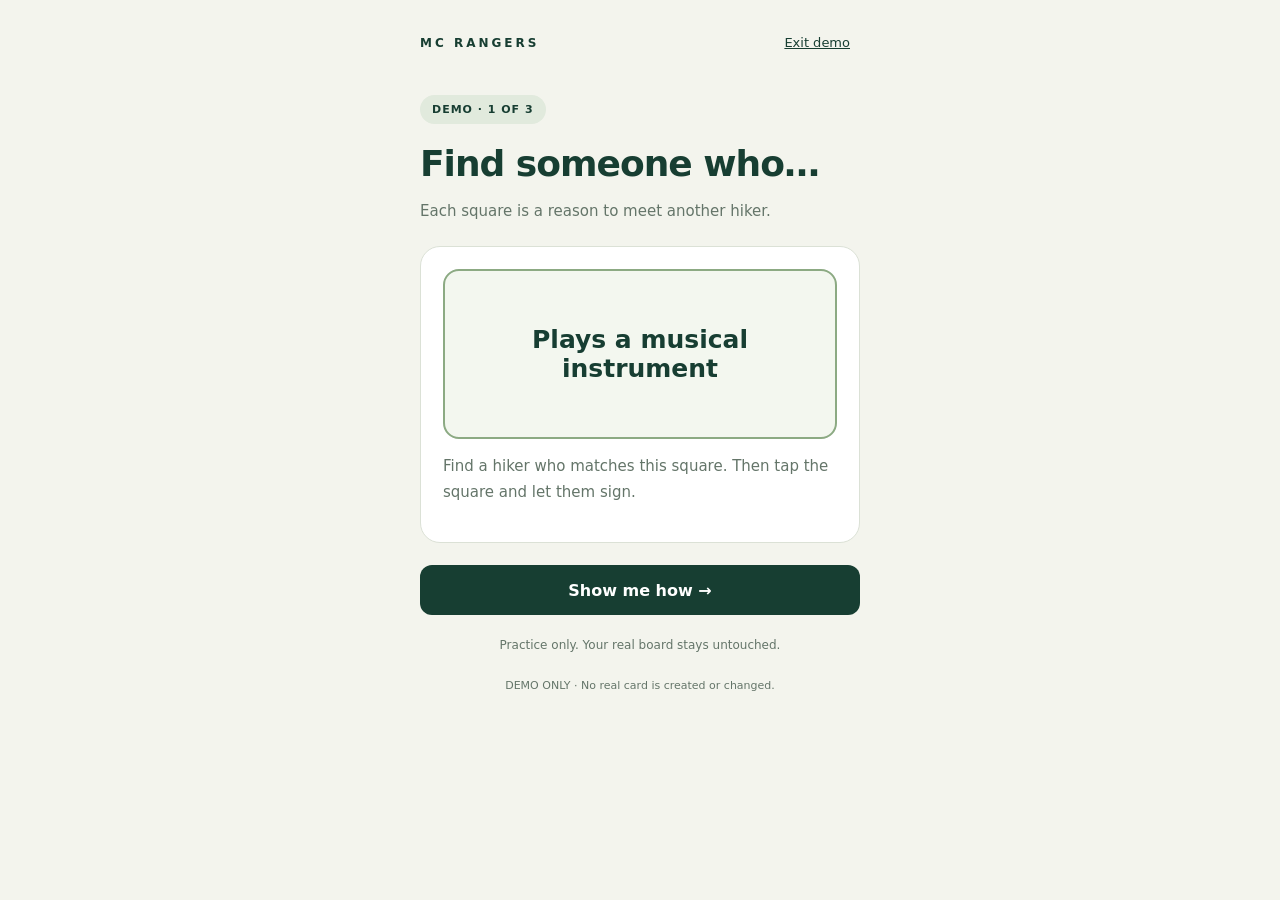
<file: demo.html>
<!doctype html>
<html lang="en">
<head>
  <meta charset="utf-8">

  <meta
    name="viewport"
    content="width=device-width, initial-scale=1"
  >

  <meta name="theme-color" content="#173e32">

  <title>How to play · Trail Bingo</title>

  <style>
    * {
      box-sizing: border-box;
    }

    body {
      margin: 0;
      background: #f3f4ed;
      color: #173e32;
      font-family: system-ui, -apple-system, sans-serif;
    }

    main {
      max-width: 480px;
      margin: auto;
      padding: 25px 20px 40px;
    }

    header {
      display: flex;
      align-items: center;
      justify-content: space-between;
      margin-bottom: 35px;
    }

    header strong {
      font-size: 12px;
      letter-spacing: 3px;
    }

    a {
      color: inherit;
    }

    .exit {
      padding: 10px;
      font-size: 13px;
    }

    .pill {
      display: inline-block;
      padding: 8px 12px;
      border-radius: 30px;
      background: #e1eadd;
      font-size: 11px;
      font-weight: 700;
      letter-spacing: 1px;
    }

    h1 {
      margin: 20px 0 15px;
      font-size: 36px;
      line-height: 1.1;
      letter-spacing: -1px;
    }

    .sub {
      color: #647569;
      font-size: 15px;
      line-height: 1.7;
    }

    .panel {
      margin: 22px 0;
      padding: 22px;
      border: 1px solid #dbe1d6;
      border-radius: 20px;
      background: white;
    }

    button,
    .button {
      display: block;
      width: 100%;
      min-height: 50px;
      padding: 14px;
      border: 0;
      border-radius: 12px;
      background: #173e32;
      color: white;
      font: inherit;
      font-weight: 700;
      text-align: center;
      text-decoration: none;
      cursor: pointer;
    }

    button:focus-visible,
    a:focus-visible {
      outline: 3px solid #c79c39;
      outline-offset: 4px;
    }

    .secondary {
      margin-top: 10px;
      background: #e1eadd;
      color: #173e32;
    }

    .quiet {
      margin-top: 20px;
      color: #647569;
      font-size: 12px;
      line-height: 1.7;
      text-align: center;
    }

    .challenge {
      display: flex;
      align-items: center;
      justify-content: center;
      min-height: 170px;
      padding: 20px;
      border: 2px solid #8caa83;
      border-radius: 16px;
      background: #f3f7ef;
      font-size: 25px;
      font-weight: 750;
      text-align: center;
    }

    .practice-challenge {
      margin-top: 14px;
    }

    .label {
      display: block;
      margin: 17px 0 8px;
      font-size: 12px;
      font-weight: 700;
    }

    .field {
      padding: 13px;
      border: 1px solid #dbe1d6;
      border-radius: 10px;
      background: #f7f8f4;
      font-size: 15px;
    }

    .demo-label {
      color: #647569;
      font-size: 11px;
      letter-spacing: 1px;
    }

    .signed {
      border-color: #6b8c5c;
      background: #e1eddb;
    }

    .signed small {
      display: block;
      margin-top: 10px;
      font-size: 13px;
      font-weight: 500;
    }

    .board {
      display: grid;
      grid-template-columns: repeat(5, 1fr);
      gap: 5px;
      margin: 20px 0;
    }

    .cell {
      display: flex;
      align-items: center;
      justify-content: center;
      aspect-ratio: 1;
      min-height: 0;
      padding: 4px;
      border-radius: 7px;
      background: #e8eee3;
      font-size: 10px;
    }

    .cell.demo-signed {
      background: #173e32;
      color: white;
    }

    .cell.free {
      background: #e5cf98;
      color: #59491e;
    }

    .rule {
      padding: 12px 0;
      border-bottom: 1px solid #e7eade;
      font-size: 14px;
      line-height: 1.7;
    }

    footer {
      margin-top: 24px;
      color: #647569;
      font-size: 11px;
      text-align: center;
    }

    [hidden] {
      display: none !important;
    }

    @media (prefers-reduced-motion: no-preference) {
      .signed {
        animation: pop 0.25s ease;
      }

      @keyframes pop {
        50% {
          transform: scale(1.025);
        }
      }
    }
  </style>
</head>

<body>
  <main>
    <header>
      <strong>MC RANGERS</strong>

      <a class="exit" href="/hike-bingo/index.html">
        Exit demo
      </a>
    </header>

    <div id="content" aria-live="polite">
      <p class="sub">Loading the practice walkthrough…</p>
    </div>

    <noscript>
      <p class="sub">
        Please enable JavaScript to use the interactive demo.
      </p>

      <a class="button" href="/hike-bingo/index.html">
        Back to Trail Bingo
      </a>
    </noscript>

    <footer>
      DEMO ONLY · No real card is created or changed.
    </footer>
  </main>

    <script>
    (() => {
      "use strict";

      const container = document.getElementById("content");

      function showScreen(html) {
        container.innerHTML = html;
        window.scrollTo(0, 0);
      }

      function showChallenge() {
        showScreen(`
          <span class="pill">DEMO · 1 OF 3</span>

          <h1>Find someone who…</h1>

          <p class="sub">
            Each square is a reason to meet another hiker.
          </p>

          <div class="panel">
            <div class="challenge">
              Plays a musical instrument
            </div>

            <p class="sub">
              Find a hiker who matches this square.
              Then tap the square and let them sign.
            </p>
          </div>

          <button id="demo-next" type="button">
            Show me how →
          </button>

          <p class="quiet">
            Practice only. Your real board stays untouched.
          </p>
        `);

        document.getElementById("demo-next").onclick =
          showSigning;
      }

      function showSigning() {
        showScreen(`
          <span class="pill">DEMO · 2 OF 3</span>

          <h1>Let them sign.</h1>

          <p class="sub">
            We’ll use a fictional hiker called Alex
            for this practice square.
          </p>

          <div class="panel">
            <div class="demo-label">PRACTICE SQUARE</div>

            <div class="challenge practice-challenge">
              Plays a musical instrument
            </div>

            <div class="label">Demo person</div>
            <div class="field">Alex</div>

            <div class="label">College</div>
            <div class="field">Morningside</div>

            <p class="quiet">
              Fictional details. Nothing is saved.
            </p>
          </div>

          <button id="demo-sign" type="button">
            Sign practice square
          </button>

          <button
            id="demo-back"
            class="secondary"
            type="button"
          >
            ← Back
          </button>
        `);

        document.getElementById("demo-sign").onclick =
          showSigned;

        document.getElementById("demo-back").onclick =
          showChallenge;
      }

      function showSigned() {
        showScreen(`
          <span class="pill">DEMO · 2 OF 3</span>

          <h1>Square signed!</h1>

          <p class="sub">
            That’s one person met.
            Keep exploring and meeting new hikers.
          </p>

          <div class="panel">
            <div class="challenge signed">
              <div>
                Plays a musical instrument
                <small>Signed by Alex · Morningside</small>
              </div>
            </div>
          </div>

          <button id="demo-finish" type="button">
            What happens next? →
          </button>
        `);

        document.getElementById("demo-finish").onclick =
          showFinish;
      }

      function showFinish() {
        const squares = Array.from(
          { length: 25 },
          (_, index) => {
            if (index === 0) {
              return '<div class="cell demo-signed">Alex</div>';
            }

            if (index === 12) {
              return '<div class="cell free">FREE</div>';
            }

            return '<div class="cell"></div>';
          }
        ).join("");

        showScreen(`
          <span class="pill">DEMO · 3 OF 3</span>

          <h1>You’re ready.</h1>

          <p class="sub">
            Keep meeting hikers and filling your squares.
            This is only a sample board.
          </p>

          <div
            class="board"
            role="img"
            aria-label="Sample board with one signed square and a free centre"
          >
            ${squares}
          </div>

          <div class="panel">
            <div class="demo-label">ON HIKE DAY</div>

            <p class="sub">
              Open your real game when the organiser
              unlocks it. Check the instructions there
              for signing limits and the winning goal.
            </p>
          </div>

          <a
            class="button"
            href="/hike-bingo/index.html"
          >
            Back to Trail Bingo
          </a>

          <button
            id="demo-restart"
            class="secondary"
            type="button"
          >
            Try the demo again
          </button>

          <p class="quiet">
            No real card, signature or reward is created
            during this demo.
          </p>
        `);

        document.getElementById("demo-restart").onclick =
          showChallenge;
      }

      showChallenge();
    })();
  </script>
</body>
</html>
</file>
